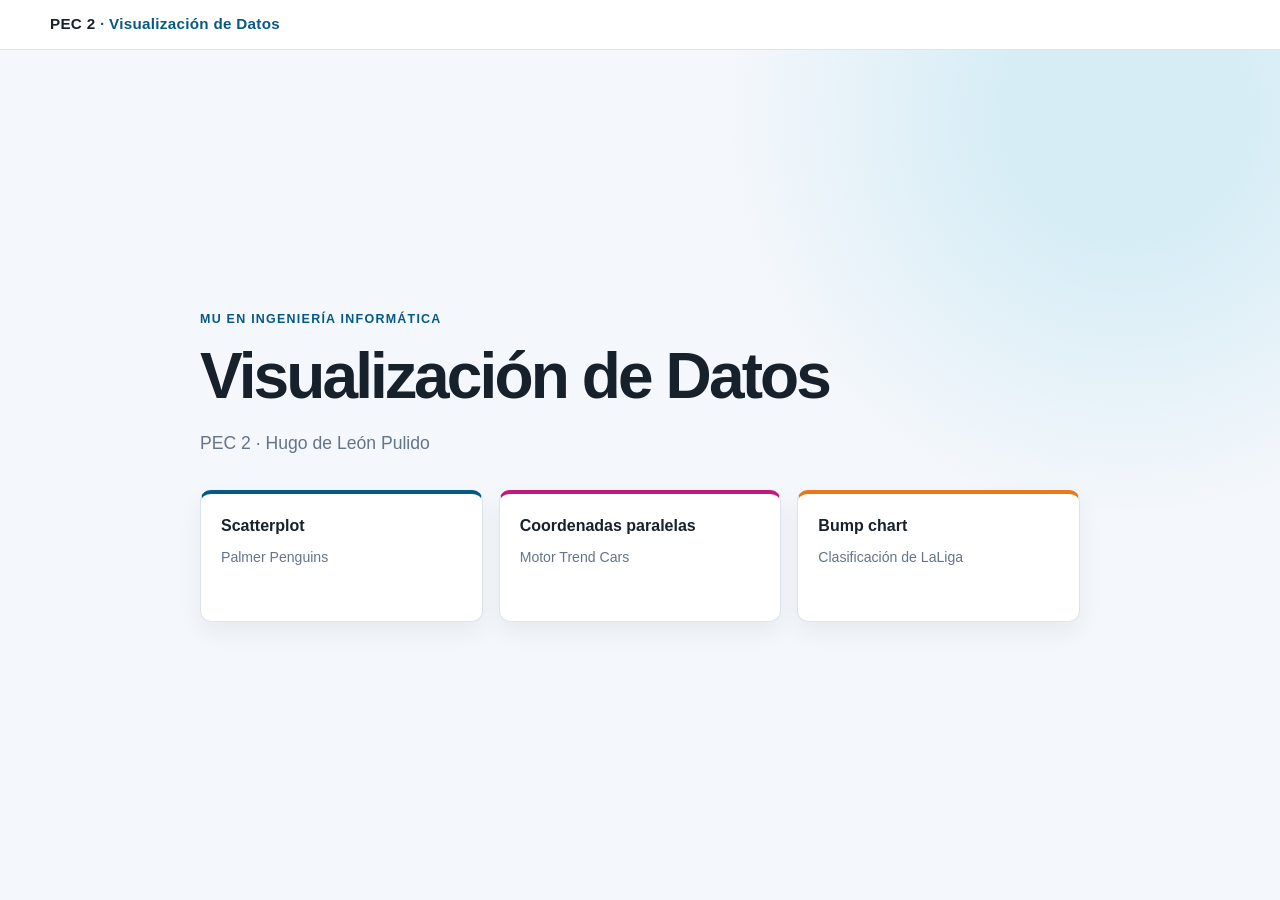
<file: index.html>
<!doctype html>
<html lang="es">
<head>
  <meta charset="utf-8">
  <meta name="viewport" content="width=device-width, initial-scale=1">
  <title>PEC 2 · Visualización de Datos</title>
  <link rel="stylesheet" href="css/styles.css">
</head>
<body>
  <header class="cabecera">
    <div class="contenedor"><a class="marca" href="index.html">PEC 2 <span>· Visualización de Datos</span></a></div>
  </header>
  <main class="inicio">
    <div class="contenedor inicio-contenido">
      <p class="etiqueta">MU en Ingeniería Informática</p>
      <h1>Visualización de Datos</h1>
      <p class="subtitulo">PEC 2 · Hugo de León Pulido</p>
      <nav aria-label="Visualizaciones">
        <ul class="enlaces">
          <li><a href="scatterplot.html">Scatterplot<span>Palmer Penguins</span></a></li>
          <li><a href="parallel-coordinates.html">Coordenadas paralelas<span>Motor Trend Cars</span></a></li>
          <li><a href="bump-chart.html">Bump chart<span>Clasificación de LaLiga</span></a></li>
        </ul>
      </nav>
    </div>
  </main>
</body>
</html>
</file>
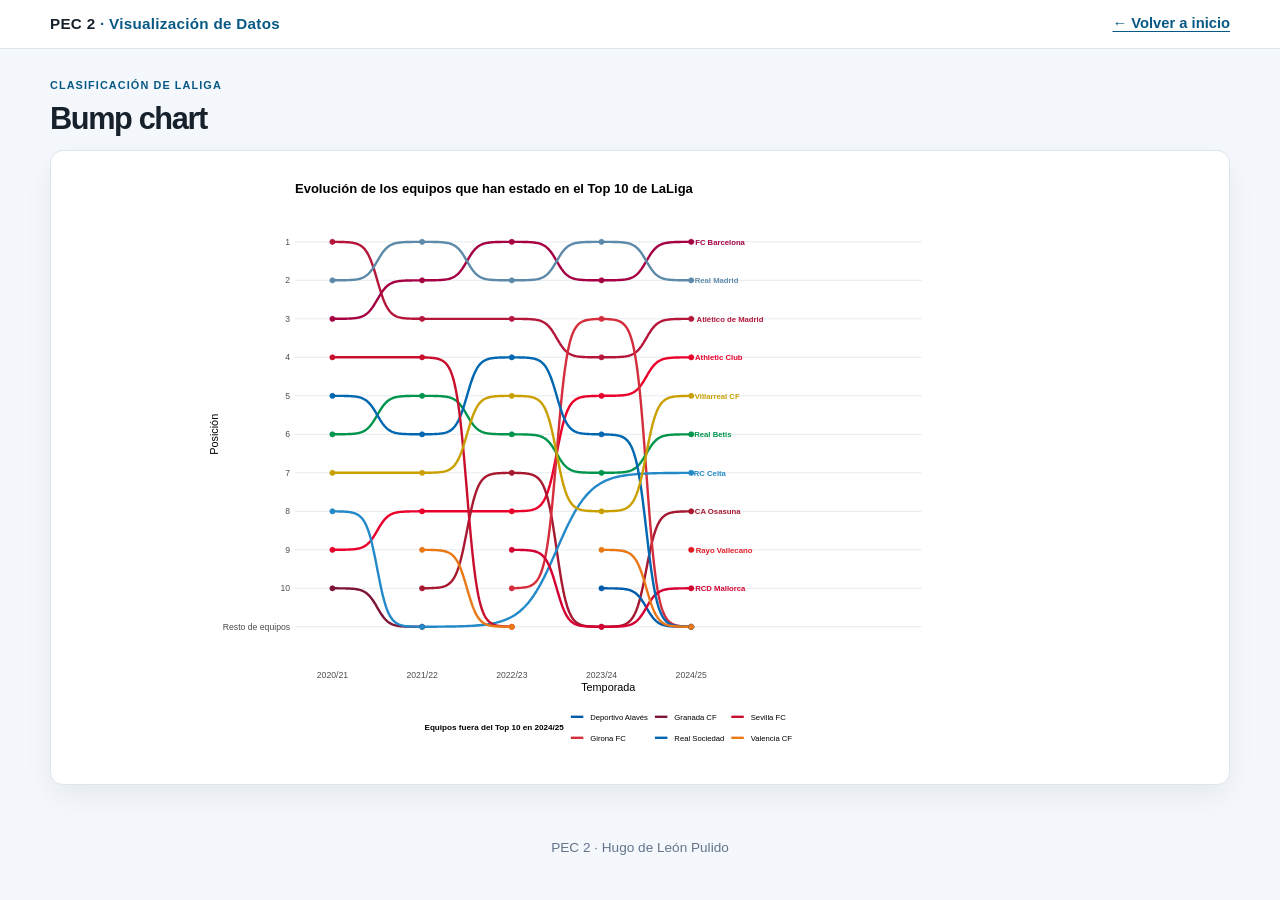
<file: bump-chart.html>
<!doctype html>
<html lang="es">
<head>
  <meta charset="utf-8">
  <meta name="viewport" content="width=device-width, initial-scale=1">
  <title>Bump chart · LaLiga</title>
  <link rel="stylesheet" href="css/styles.css">
</head>
<body>
  <header class="cabecera">
    <div class="contenedor barra-pagina">
      <a class="marca" href="index.html">PEC 2 <span>· Visualización de Datos</span></a>
      <a class="volver" href="index.html">← Volver a inicio</a>
    </div>
  </header>
  <main class="pagina">
    <div class="contenedor">
      <header class="cabecera-grafico"><p class="etiqueta">Clasificación de LaLiga</p><h1>Bump chart</h1></header>
      <figure class="tarjeta-grafico">
        <img src="assets/bump-chart.svg" alt="Bump chart de posiciones de clubes de LaLiga entre las temporadas 2020/21 y 2024/25.">
      </figure>
    </div>
  </main>
  <footer class="pie-pagina">PEC 2 · Hugo de León Pulido</footer>
</body>
</html>
</file>
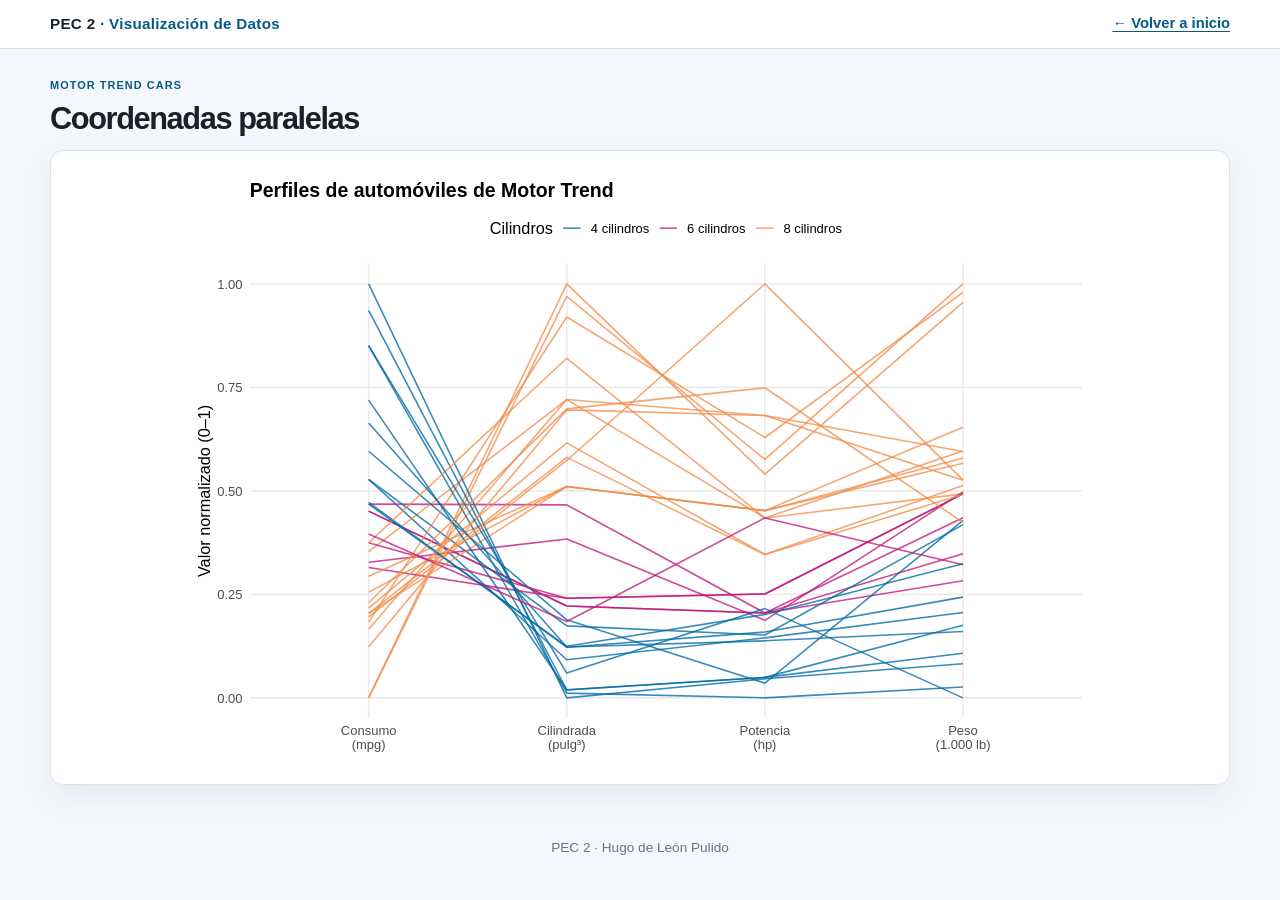
<file: parallel-coordinates.html>
<!doctype html>
<html lang="es">
<head>
  <meta charset="utf-8">
  <meta name="viewport" content="width=device-width, initial-scale=1">
  <title>Coordenadas paralelas · Motor Trend Cars</title>
  <link rel="stylesheet" href="css/styles.css">
</head>
<body>
  <header class="cabecera">
    <div class="contenedor barra-pagina">
      <a class="marca" href="index.html">PEC 2 <span>· Visualización de Datos</span></a>
      <a class="volver" href="index.html">← Volver a inicio</a>
    </div>
  </header>
  <main class="pagina">
    <div class="contenedor">
      <header class="cabecera-grafico"><p class="etiqueta">Motor Trend Cars</p><h1>Coordenadas paralelas</h1></header>
      <figure class="tarjeta-grafico">
        <img src="assets/parallel-coordinates.svg" alt="Gráfico de coordenadas paralelas de 32 automóviles de Motor Trend, con color por cilindros.">
      </figure>
    </div>
  </main>
  <footer class="pie-pagina">PEC 2 · Hugo de León Pulido</footer>
</body>
</html>
</file>
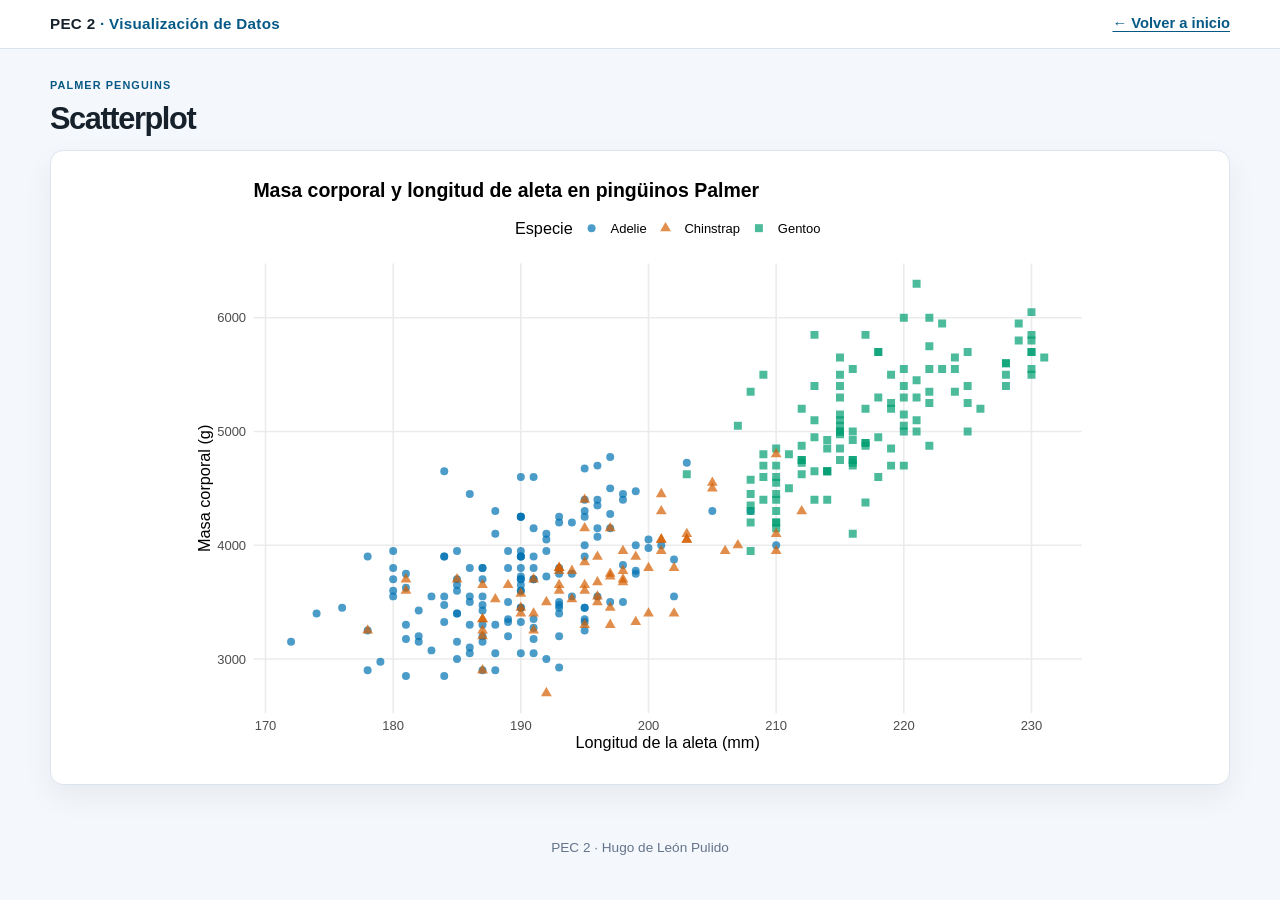
<file: scatterplot.html>
<!doctype html>
<html lang="es">
<head>
  <meta charset="utf-8">
  <meta name="viewport" content="width=device-width, initial-scale=1">
  <title>Scatterplot · Palmer Penguins</title>
  <link rel="stylesheet" href="css/styles.css">
</head>
<body>
  <header class="cabecera">
    <div class="contenedor barra-pagina">
      <a class="marca" href="index.html">PEC 2 <span>· Visualización de Datos</span></a>
      <a class="volver" href="index.html">← Volver a inicio</a>
    </div>
  </header>
  <main class="pagina">
    <div class="contenedor">
      <header class="cabecera-grafico"><p class="etiqueta">Palmer Penguins</p><h1>Scatterplot</h1></header>
      <figure class="tarjeta-grafico">
        <img src="assets/scatterplot.svg" alt="Scatterplot de masa corporal y longitud de aleta de pingüinos Palmer, con color y símbolo por especie.">
      </figure>
    </div>
  </main>
  <footer class="pie-pagina">PEC 2 · Hugo de León Pulido</footer>
</body>
</html>
</file>
<file: css/styles.css>
:root {
  --tinta: #17212b;
  --muted: #64748b;
  --fondo: #f4f7fb;
  --papel: #ffffff;
  --linea: #dce5ed;
  --azul: #075985;
  font-family: Inter, "Segoe UI", Roboto, Arial, sans-serif;
  color: var(--tinta);
  background: var(--fondo);
}

* { box-sizing: border-box; }

body {
  margin: 0;
  min-width: 320px;
  line-height: 1.55;
}

a {
  color: var(--azul);
  text-underline-offset: 0.18em;
}

a:focus-visible {
  outline: 3px solid #f59e0b;
  outline-offset: 3px;
}

.contenedor {
  width: min(1180px, calc(100% - 2.5rem));
  margin-inline: auto;
}

.cabecera {
  padding: 0.75rem 0;
  background: var(--papel);
  border-bottom: 1px solid var(--linea);
}

.marca {
  color: var(--tinta);
  font-size: 0.95rem;
  font-weight: 800;
  letter-spacing: 0.02em;
  text-decoration: none;
}

.marca span { color: var(--azul); }

.inicio {
  display: grid;
  min-height: calc(100vh - 68px);
  place-items: center;
  padding: 4rem 0;
  background:
    radial-gradient(circle at 88% 8%, #d7edf6 0, #d7edf6 8rem, transparent 25rem),
    var(--fondo);
}

.inicio-contenido {
  width: min(880px, 100%);
}

.etiqueta {
  margin: 0 0 0.8rem;
  color: var(--azul);
  font-size: 0.78rem;
  font-weight: 800;
  letter-spacing: 0.1em;
  text-transform: uppercase;
}

h1 {
  max-width: 920px;
  margin: 0;
  font-size: clamp(2.1rem, 5vw, 4.2rem);
  letter-spacing: -0.045em;
  line-height: 1.08;
}

.subtitulo {
  max-width: 670px;
  margin: 1.2rem 0 2rem;
  color: var(--muted);
  font-size: 1.1rem;
}

.enlaces {
  display: grid;
  grid-template-columns: repeat(3, 1fr);
  gap: 1rem;
  margin: 0;
  padding: 0;
  list-style: none;
}

.enlaces a {
  display: block;
  min-height: 132px;
  padding: 1.25rem;
  color: var(--tinta);
  background: var(--papel);
  border: 1px solid var(--linea);
  border-top: 4px solid var(--azul);
  border-radius: 0.7rem;
  box-shadow: 0 10px 24px rgb(23 33 43 / 6%);
  font-weight: 750;
  text-decoration: none;
  transition: transform 160ms ease, box-shadow 160ms ease;
}

.enlaces li:nth-child(2) a { border-top-color: #c2187a; }
.enlaces li:nth-child(3) a { border-top-color: #e97817; }

.enlaces a span {
  display: block;
  margin-top: 0.55rem;
  color: var(--muted);
  font-size: 0.88rem;
  font-weight: 400;
}

.enlaces a:hover {
  transform: translateY(-3px);
  box-shadow: 0 15px 30px rgb(23 33 43 / 10%);
}

.pie-inicio {
  margin: 2rem 0 0;
  color: var(--muted);
  font-size: 0.92rem;
}

.barra-pagina {
  display: flex;
  align-items: center;
  justify-content: space-between;
  gap: 1rem;
}

.volver {
  font-size: 0.92rem;
  font-weight: 700;
}

.pagina {
  padding: clamp(1.1rem, 2.2vw, 2.3rem) 0;
}

.cabecera-grafico {
  margin-bottom: 0.9rem;
}

.cabecera-grafico h1 {
  font-size: clamp(1.55rem, 2.4vw, 2.25rem);
}

.cabecera-grafico .etiqueta {
  margin-bottom: 0.55rem;
  font-size: 0.68rem;
}

.tarjeta-grafico {
  display: flex;
  justify-content: center;
  align-items: center;
  width: 100%;
  margin: 0;
  padding: clamp(0.65rem, 2vw, 1.5rem);
  overflow: visible;
  background: var(--papel);
  border: 1px solid var(--linea);
  border-radius: 0.8rem;
  box-shadow: 0 12px 30px rgb(23 33 43 / 6%);
}

.tarjeta-grafico img {
  display: block;
  width: auto;
  max-width: 100%;
  min-width: 0;
  height: auto;
  max-height: 65vh;
  max-height: 65dvh;
}

.pie-pagina {
  padding: 1.5rem 0 2.5rem;
  color: var(--muted);
  font-size: 0.85rem;
  text-align: center;
}

@media (max-width: 760px) {
  .enlaces { grid-template-columns: 1fr; }
}

@media (max-width: 520px) {
  .contenedor { width: min(1180px, calc(100% - 1.5rem)); }
  .barra-pagina { align-items: flex-start; flex-direction: column; }
  .inicio { padding: 2.5rem 0; }
}
</file>
